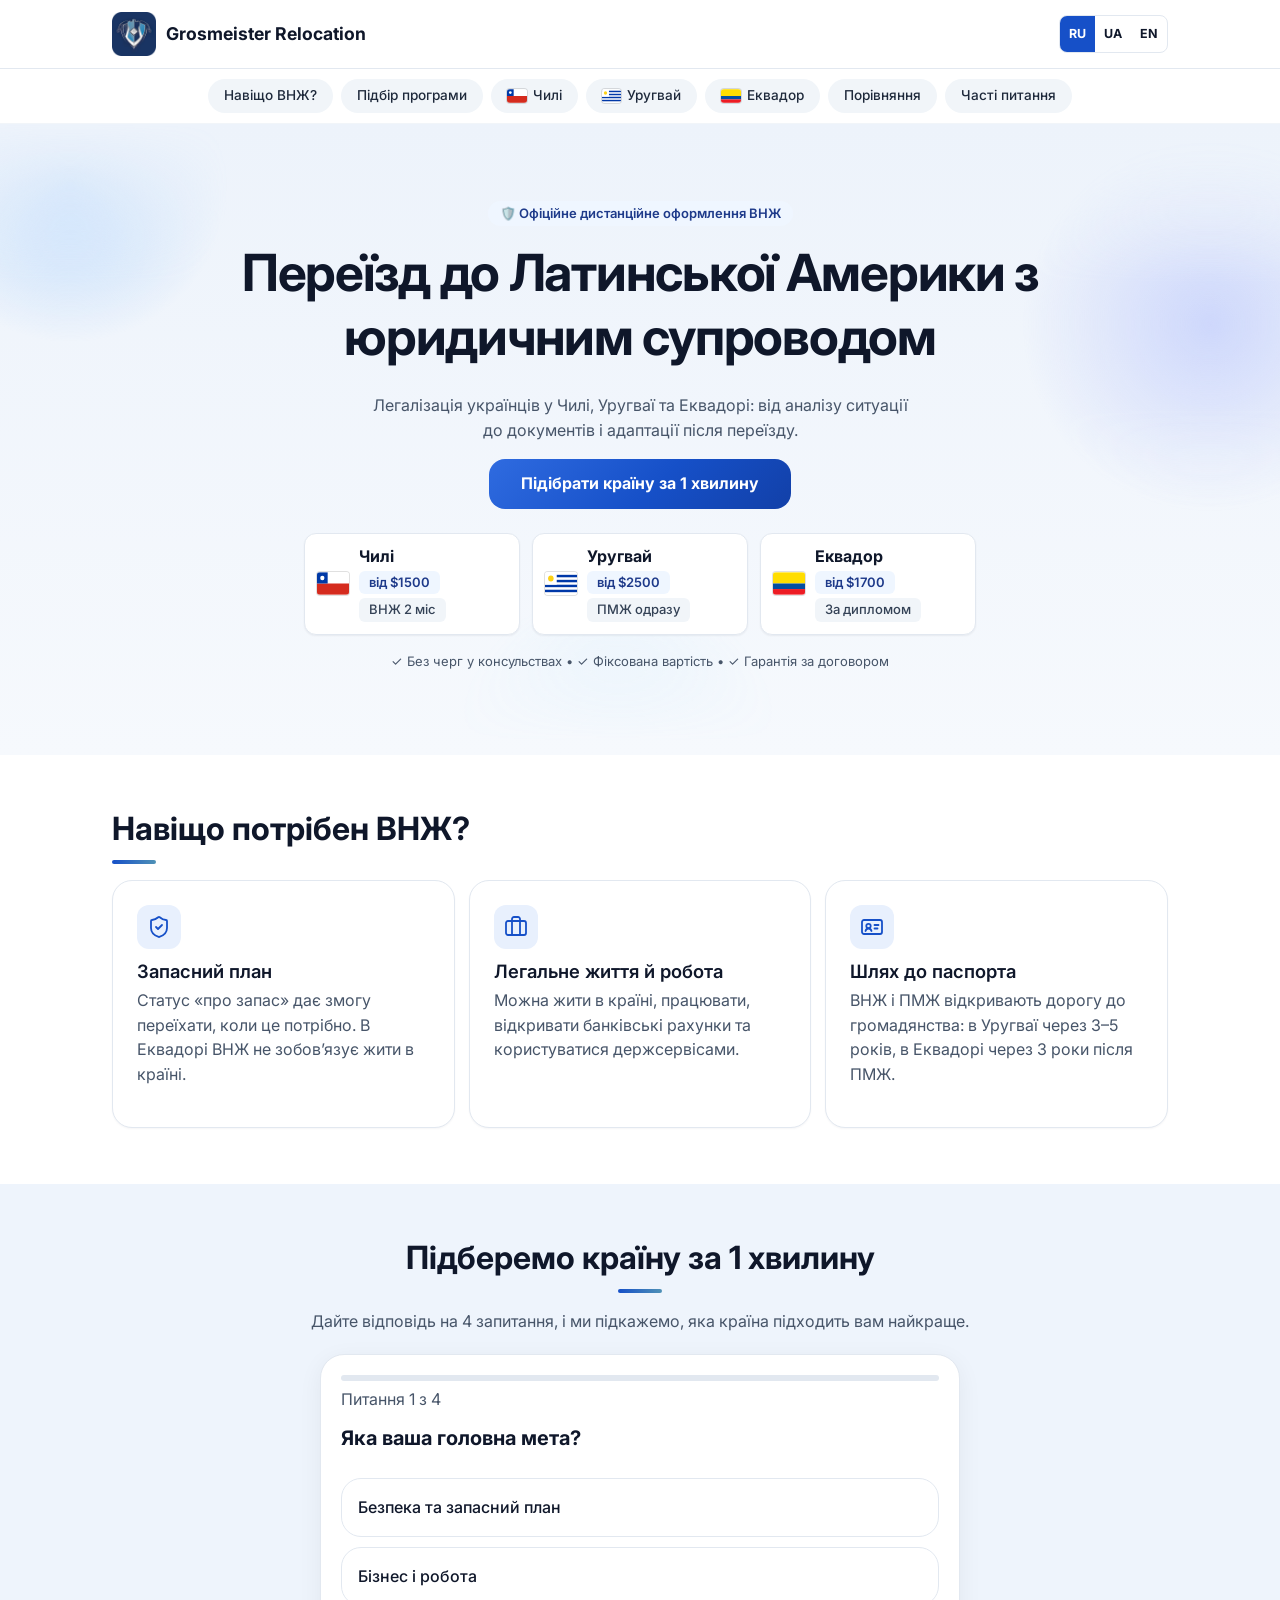
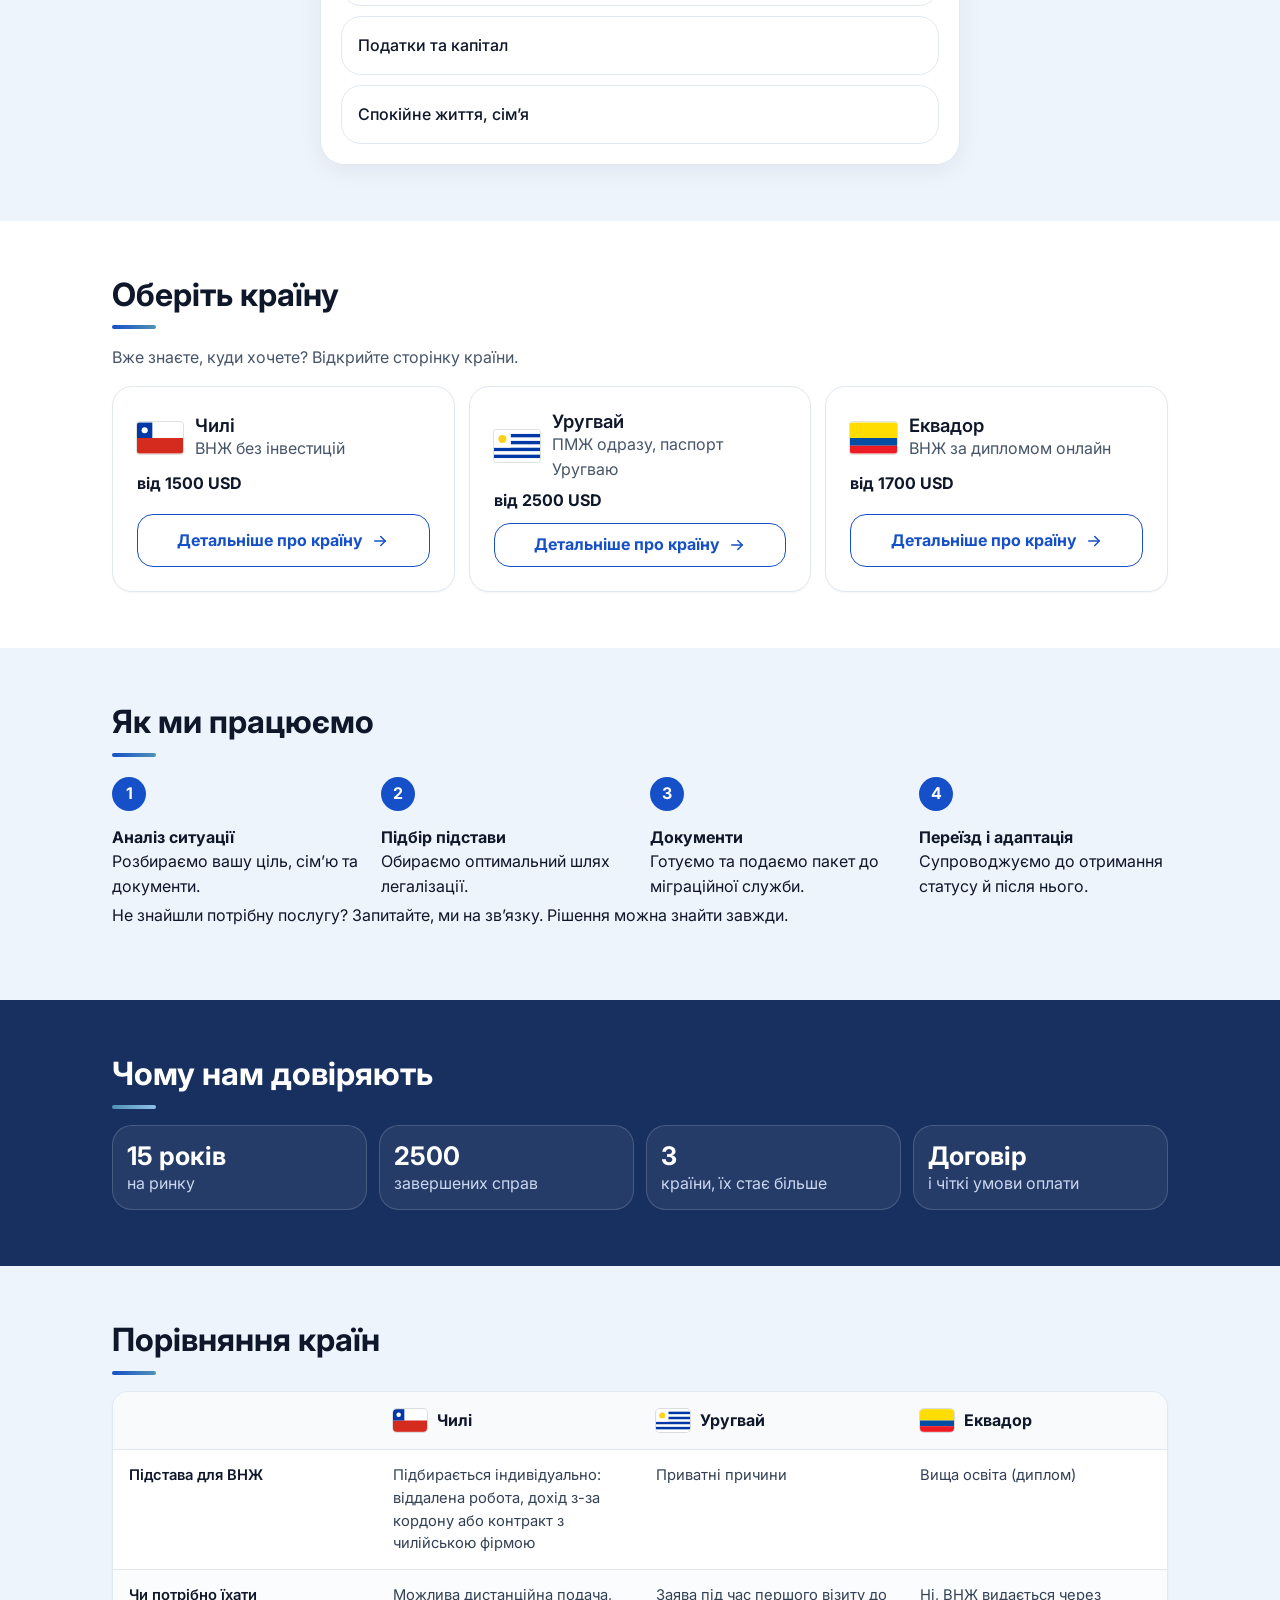
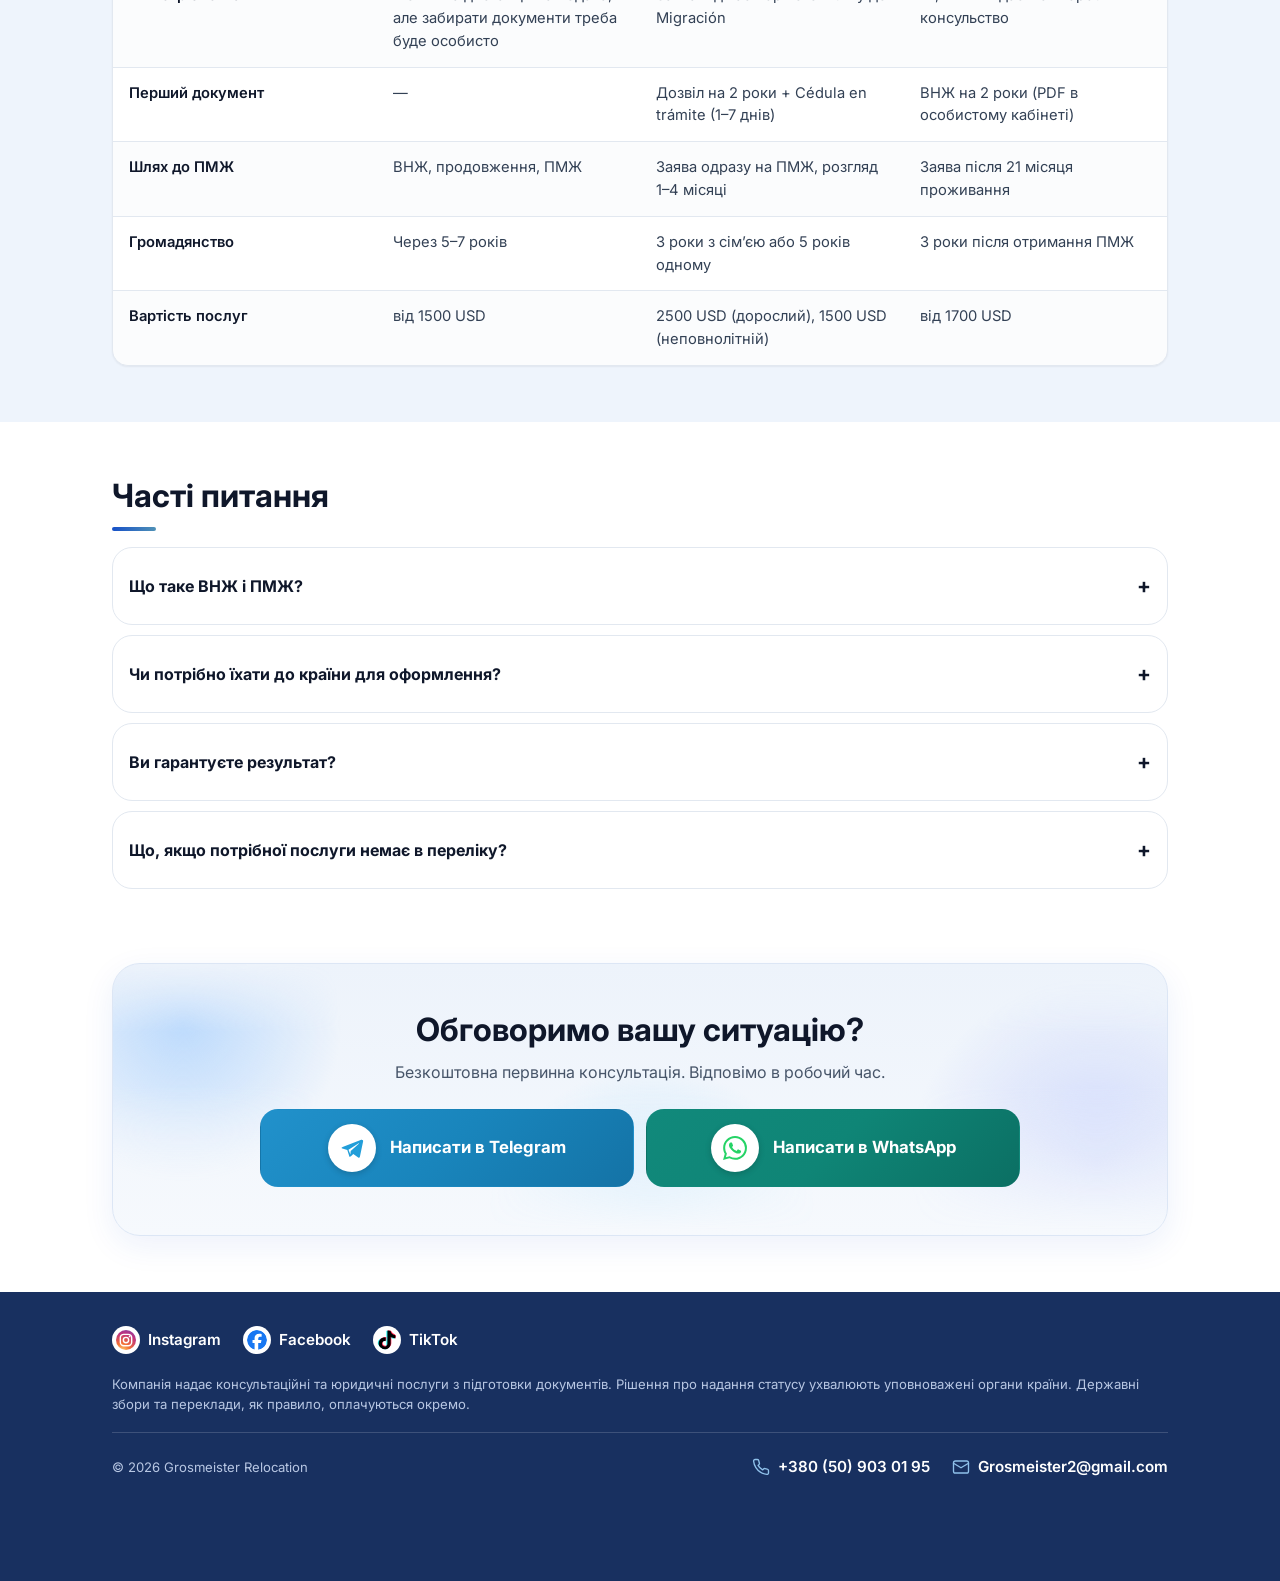
<file: index.html>
<!DOCTYPE html>
<html lang="uk">
<head>
<meta charset="utf-8">
<meta name="viewport" content="width=device-width, initial-scale=1, viewport-fit=cover">
<title>Grosmeister Relocation: релокація до Латинської Америки</title>
<meta property="og:type" content="website">
<meta property="og:site_name" content="Grosmeister Relocation">
<meta property="og:locale" content="uk_UA">
<meta property="og:title" content="Grosmeister Relocation: релокація до Латинської Америки">
<meta property="og:description" content="Легалізація українців у Чилі, Уругваї та Еквадорі: від аналізу ситуації до документів і адаптації після переїзду.">
<meta property="og:image" content="https://example.com/img/og-cover.jpg">
<meta property="og:image:width" content="1200">
<meta property="og:image:height" content="630">
<link rel="preconnect" href="https://fonts.googleapis.com">
<link href="https://fonts.googleapis.com/css2?family=Inter:opsz,wght@14..32,400..800&display=swap" rel="stylesheet">
<link rel="stylesheet" href="css/style.css">
</head>
<body>

<header>
  <div class="wrap bar">
    <a class="logo" href="#top"><img src="img/logo.png" alt="" width="40" height="40"><span>Grosmeister Relocation</span></a>
    <div class="lang" role="group" aria-label="Мова">
      <button aria-pressed="true">RU</button><button aria-pressed="false">UA</button><button aria-pressed="false">EN</button>
    </div>
  </div>
</header>

<div class="pills" id="pills" role="navigation" aria-label="Швидка навігація"></div>

<main id="top">
<div id="home">
  <div class="hero hh">
  <div class="blobs" aria-hidden="true"><i></i><i></i><i></i></div><div class="wrap">
    <div>
      <span class="hbadge">🛡️ Офіційне дистанційне оформлення ВНЖ</span>
      <h1>Переїзд до Латинської Америки з юридичним супроводом</h1>
      <p>Легалізація українців у Чилі, Уругваї та Еквадорі: від аналізу ситуації до документів і адаптації після переїзду.</p>
      <a class="btn gold block" href="#kviz">Підібрати країну за 1 хвилину</a>
      <div class="hcards" id="hcards"></div>
      <p class="htrust">✓ Без черг у консульствах • ✓ Фіксована вартість • ✓ Гарантія за договором</p>
    </div>
  </div></div>

  <section id="why"><div class="wrap">
    <h2>Навіщо потрібен ВНЖ?</h2>
    <div class="cards">
      <div class="country"><span class="ci" aria-hidden="true"><svg viewBox="0 0 24 24" fill="none" stroke="currentColor" stroke-width="1.8" stroke-linecap="round" stroke-linejoin="round"><path d="M20 13c0 5-3.5 7.5-7.66 8.95a1 1 0 0 1-.67-.01C7.5 20.5 4 18 4 13V6a1 1 0 0 1 1-1c2 0 4.5-1.2 6.24-2.72a1.17 1.17 0 0 1 1.52 0C14.51 3.81 17 5 19 5a1 1 0 0 1 1 1z"/><path d="m9 12 2 2 4-4"/></svg></span><h3>Запасний план</h3><p class="muted">Статус «про запас» дає змогу переїхати, коли це потрібно. В Еквадорі ВНЖ не зобов’язує жити в країні.</p></div>
      <div class="country"><span class="ci" aria-hidden="true"><svg viewBox="0 0 24 24" fill="none" stroke="currentColor" stroke-width="1.8" stroke-linecap="round" stroke-linejoin="round"><path d="M16 20V4a2 2 0 0 0-2-2h-4a2 2 0 0 0-2 2v16"/><rect width="20" height="14" x="2" y="6" rx="2"/></svg></span><h3>Легальне життя й робота</h3><p class="muted">Можна жити в країні, працювати, відкривати банківські рахунки та користуватися держсервісами.</p></div>
      <div class="country"><span class="ci" aria-hidden="true"><svg viewBox="0 0 24 24" fill="none" stroke="currentColor" stroke-width="1.8" stroke-linecap="round" stroke-linejoin="round"><rect x="2" y="5" width="20" height="14" rx="2"/><circle cx="8.5" cy="11" r="2.2"/><path d="M5.5 16c.5-1.7 1.7-2.5 3-2.5s2.5.8 3 2.5"/><path d="M14.5 10h4M14.5 13.5h3"/></svg></span><h3>Шлях до паспорта</h3><p class="muted">ВНЖ і ПМЖ відкривають дорогу до громадянства: в Уругваї через 3–5 років, в Еквадорі через 3 роки після ПМЖ.</p></div>
    </div>
  </div></section>

  <section id="kviz"><div class="wrap">
    <h2>Підберемо країну за 1 хвилину</h2>
    <p class="muted">Дайте відповідь на 4 запитання, і ми підкажемо, яка країна підходить вам найкраще.</p>
    <div class="qbox"><div class="prog"><i id="qprog2"></i></div><div id="qinline"></div></div>
  </div></section>

  <section id="countries"><div class="wrap">
    <h2>Оберіть країну</h2>
    <p class="muted">Вже знаєте, куди хочете? Відкрийте сторінку країни.</p>
    <div class="cards" id="cards"></div>
  </div></section>

  <section><div class="wrap">
    <h2>Як ми працюємо</h2>
    <ol class="steps">
      <li><div><b>Аналіз ситуації</b>Розбираємо вашу ціль, сім’ю та документи.</div></li>
      <li><div><b>Підбір підстави</b>Обираємо оптимальний шлях легалізації.</div></li>
      <li><div><b>Документи</b>Готуємо та подаємо пакет до міграційної служби.</div></li>
      <li><div><b>Переїзд і адаптація</b>Супроводжуємо до отримання статусу й після нього.</div></li>
    </ol>
    <p>Не знайшли потрібну послугу? Запитайте, ми на зв’язку. Рішення можна знайти завжди.</p>
  </div></section>

  <section class="trust"><div class="wrap">
    <h2>Чому нам довіряють</h2>
    <div class="facts">
      <div class="fact"><strong>15 років</strong>на ринку</div>
      <div class="fact"><strong>2500</strong>завершених справ</div>
      <div class="fact"><strong>3</strong>країни, їх стає більше</div>
      <div class="fact"><strong>Договір</strong>і чіткі умови оплати</div>
    </div>
  </div></section>

  <section id="compare"><div class="wrap">
    <h2>Порівняння країн</h2>
    <div id="cmp"></div>
  </div></section>

  <section id="faq"><div class="wrap">
    <h2>Часті питання</h2>
    <details><summary>Що таке ВНЖ і ПМЖ?</summary><div class="in"><p>ВНЖ — вид на проживання (тимчасовий). ПМЖ — постійне проживання (постійний вид на проживання).</p></div></details>
    <details><summary>Чи потрібно їхати до країни для оформлення?</summary><div class="in"><p>Залежить від країни. В Еквадорі ВНЖ видається дистанційно через консульство, в Уругваї заяву подають під час першого візиту до Migración. Деталі на сторінці кожної країни.</p></div></details>
    <details><summary>Ви гарантуєте результат?</summary><div class="in"><p>Рішення ухвалюють державні органи. Ми відповідаємо за коректну підготовку та подачу документів і супровід справи.</p></div></details>
    <details><summary>Що, якщо потрібної послуги немає в переліку?</summary><div class="in"><p>Напишіть нам. Рішення можна знайти завжди.</p></div></details>
  </div></section>

  <div id="finH"></div>
</div>
<div id="cpage" hidden></div>
</main>

<footer><div class="wrap">
  <div class="soc">
    <a href="https://instagram.com/margo_grosmeister" target="_blank" rel="noopener noreferrer"><svg viewBox="0 0 24 24" aria-hidden="true"><defs><radialGradient id="igGrad" cx="30%" cy="107%" r="150%"><stop offset="0" stop-color="#FED576"/><stop offset=".26" stop-color="#F47133"/><stop offset=".61" stop-color="#BC3081"/><stop offset="1" stop-color="#4C63D2"/></radialGradient></defs><rect width="24" height="24" rx="6.2" fill="url(#igGrad)"/><rect x="5.2" y="5.2" width="13.6" height="13.6" rx="4.2" fill="none" stroke="#fff" stroke-width="1.7"/><circle cx="12" cy="12" r="3.2" fill="none" stroke="#fff" stroke-width="1.7"/><circle cx="16.3" cy="7.7" r="1" fill="#fff"/></svg>Instagram</a>
    <a href="https://www.facebook.com/profile.php?id=100087168673456" target="_blank" rel="noopener noreferrer"><svg viewBox="0 0 24 24" aria-hidden="true"><path fill="#1877F2" d="M9.101 23.691v-7.98H6.627v-3.667h2.474v-1.58c0-4.085 1.848-5.978 5.858-5.978.401 0 .955.042 1.468.103a8.68 8.68 0 0 1 1.141.195v3.325a8.623 8.623 0 0 0-.653-.036 26.805 26.805 0 0 0-.733-.009c-.707 0-1.259.096-1.675.309a1.686 1.686 0 0 0-.679.622c-.258.42-.374.995-.374 1.752v1.297h3.919l-.386 2.103-.287 1.564h-3.246v8.245C19.396 23.238 24 18.179 24 12.044c0-6.627-5.373-12-12-12s-12 5.373-12 12c0 5.628 3.874 10.35 9.101 11.647Z"/></svg>Facebook</a>
    <a href="https://www.tiktok.com/@andrii_grosmeister" target="_blank" rel="noopener noreferrer"><svg viewBox="0 0 24 24" aria-hidden="true"><defs><path id="ttp" d="M12.525.02c1.31-.02 2.61-.01 3.91-.02.08 1.53.63 3.09 1.75 4.17 1.12 1.11 2.7 1.62 4.24 1.79v4.03c-1.44-.05-2.89-.35-4.2-.97-.57-.26-1.1-.59-1.62-.93-.01 2.92.01 5.84-.02 8.75-.08 1.4-.54 2.79-1.35 3.94-1.31 1.92-3.58 3.17-5.91 3.21-1.43.08-2.86-.31-4.08-1.03-2.02-1.19-3.44-3.37-3.65-5.71-.02-.5-.03-1-.01-1.49.18-1.9 1.12-3.72 2.58-4.96 1.66-1.44 3.98-2.13 6.15-1.72.02 1.48-.04 2.96-.04 4.44-.99-.32-2.15-.23-3.02.37-.63.41-1.11 1.04-1.36 1.75-.21.51-.15 1.07-.14 1.61.24 1.64 1.82 3.02 3.5 2.87 1.12-.01 2.19-.66 2.77-1.61.19-.33.4-.67.41-1.06.1-1.79.06-3.57.07-5.36.01-4.03-.01-8.05.02-12.07z"/></defs><use href="#ttp" transform="translate(-.8 .8) scale(.96)" fill="#25F4EE"/><use href="#ttp" transform="translate(.8 -.8) scale(.96) translate(.5 .5)" fill="#FE2C55"/><use href="#ttp" transform="scale(.96) translate(.5 .5)" fill="#000"/></svg>TikTok</a>
  </div>
  <p>Компанія надає консультаційні та юридичні послуги з підготовки документів. Рішення про надання статусу ухвалюють уповноважені органи країни. Державні збори та переклади, як правило, оплачуються окремо.</p>
  <div class="fbar">
    <div class="fcont"><a href="tel:+380509030195"><svg viewBox="0 0 24 24" fill="none" stroke="currentColor" stroke-width="1.8" stroke-linecap="round" stroke-linejoin="round" aria-hidden="true"><path d="M22 16.92v3a2 2 0 0 1-2.18 2 19.79 19.79 0 0 1-8.63-3.07 19.5 19.5 0 0 1-6-6 19.79 19.79 0 0 1-3.07-8.67A2 2 0 0 1 4.11 2h3a2 2 0 0 1 2 1.72 12.84 12.84 0 0 0 .7 2.81 2 2 0 0 1-.45 2.11L8.09 9.91a16 16 0 0 0 6 6l1.27-1.27a2 2 0 0 1 2.11-.45 12.84 12.84 0 0 0 2.81.7A2 2 0 0 1 22 16.92z"/></svg>+380 (50) 903 01 95</a><a href="mailto:Grosmeister2@gmail.com"><svg viewBox="0 0 24 24" fill="none" stroke="currentColor" stroke-width="1.8" stroke-linecap="round" stroke-linejoin="round" aria-hidden="true"><rect x="2" y="4" width="20" height="16" rx="2.5"/><path d="m22 7-10 6L2 7"/></svg>Grosmeister2@gmail.com</a></div>
    <p>© 2026 Grosmeister Relocation</p>
  </div>
</div></footer>



<a class="tg" aria-label="Написати в Telegram" href="https://t.me/grosmeisterkyiv" target="_blank" rel="noopener"><svg width="18" height="18" viewBox="0 0 24 24" fill="currentColor" aria-hidden="true"><path d="M21.9 3.6 2.6 11c-1.3.5-1.3 1.3-.2 1.6l4.9 1.5 1.9 5.8c.2.6.1.8.7.8.5 0 .7-.2 1-.5l2.4-2.3 4.9 3.6c.9.5 1.5.2 1.7-.8l3.2-15.1c.3-1.3-.5-1.9-1.4-1.5ZM8.5 13.7l9.8-6.2c.5-.3.9-.1.5.2l-8.1 7.3-.3 3.4-1.9-4.7Z"/></svg><span class="tgt">Написати в Telegram</span></a>

<script src="js/script.js"></script>
</body>
</html>
</file>
<file: css/style.css>
:root{color-scheme:light;--bg:#FFFFFF;--soft:#F8FAFC;--card:#FFFFFF;--ink:#0F172A;--muted:#475569;--line:#E2E8F0;--brand:#1650C8;--onbrand:#FFFFFF;--gold:#1650C8;--ongold:#FFFFFF;
--serif:"Inter",system-ui,-apple-system,"Segoe UI",Roboto,sans-serif;--sans:"Inter",system-ui,-apple-system,"Segoe UI",Roboto,sans-serif;
--bar-h:56px;--header-h:calc(var(--bar-h) + 1px);
box-sizing:border-box;padding-top:env(safe-area-inset-top,0px)}


html{scroll-padding-top:calc(var(--header-h) + 55px + env(safe-area-inset-top,0px));scroll-behavior:smooth}
*,*::before,*::after{box-sizing:inherit}
body{margin:0;background:var(--bg);color:var(--ink);font:400 16px/1.55 var(--sans);-webkit-text-size-adjust:100%}
body::before{content:"";position:fixed;inset:0 0 auto;height:env(safe-area-inset-top,0px);background:var(--bg);z-index:30}
h1,.h1,h2,h3{font-family:var(--serif);line-height:1.15;margin:0 0 .5em;letter-spacing:-.01em}
h1,.h1{font-size:1.5rem;line-height:1.25}h2{font-size:1.5rem}h3{font-size:1.15rem}
@media (min-width:640px){h1,.h1{font-size:2.25rem}}
p{margin:0 0 1em}
a{color:inherit}
button{font:inherit;cursor:pointer}
:focus-visible{outline:3px solid var(--brand);outline-offset:2px}
.wrap{max-width:720px;margin:0 auto;padding:0 18px}
section{padding:32px 0}
main section:nth-of-type(even){background:var(--soft)}
.muted{color:var(--muted)}
/* header */
header{position:sticky;top:env(safe-area-inset-top,0px);z-index:41;background:var(--bg);color:var(--ink);border-bottom:1px solid var(--line)}
.bar{display:flex;align-items:center;gap:10px;height:var(--bar-h)}
.logo{display:inline-flex;align-items:center;gap:10px;font-family:var(--serif);font-weight:700;font-size:1.1rem;text-decoration:none;margin-right:auto;min-width:0}
.logo img{flex:none;width:40px;height:40px;display:block}
.logo span{line-height:1.15;min-width:0}
@media (min-width:800px){.logo img{width:44px;height:44px}}
.logo small{display:block;font:500 .65rem var(--sans);color:var(--muted);letter-spacing:.02em}
.lang{display:flex;flex:none;border:1px solid var(--line);border-radius:8px;overflow:hidden}
.lang button{background:none;border:0;color:inherit;padding:6px 9px;font-size:.78rem;font-weight:700;min-height:36px}
.lang button[aria-pressed="true"]{background:var(--brand);color:#fff}
/* hero */
.hero{background:var(--soft);color:var(--ink);padding:24px 0 40px}
.hero p{color:var(--muted);max-width:34em}
.btn{display:inline-flex;align-items:center;justify-content:center;gap:8px;min-height:50px;padding:0 22px;border-radius:12px;border:0;font-weight:700;text-decoration:none;font-size:1rem}
.btn.gold{background:var(--gold);color:var(--ongold)}
.panel{display:none}
.fi{width:1.45em;height:1em;border-radius:3px;vertical-align:-.12em;display:inline-block;box-shadow:0 0 0 1px rgba(0,0,0,.12)}
.btn.line{background:transparent;color:var(--brand);border:1.5px solid var(--brand)}
.btn.block{width:100%}
.flags{display:flex;gap:8px;margin-top:22px;flex-wrap:wrap}
.flags a{background:var(--soft);border:1px solid var(--line);border-radius:999px;padding:7px 14px;text-decoration:none;font-size:.9rem}
/* cards */
.cards{display:grid;gap:14px}
.country{background:var(--card);border:1px solid var(--line);border-radius:16px;padding:18px;display:grid;gap:6px;box-shadow:0 1px 2px rgba(15,23,42,.04)}
.country .top{display:flex;align-items:center;gap:12px}
.country .fl{font-size:2rem;line-height:1}
.country h3{margin:0}
.country .price{font-weight:700}
.tags{display:flex;gap:6px;flex-wrap:wrap;margin:4px 0 8px}
.tags span{font-size:13px;background:var(--soft);border:1px solid var(--line);border-radius:6px;padding:2px 8px;color:#334155}
.country .btn{min-height:44px;margin-top:4px;color:var(--gold)}
/* картки країн на головній: компактно, 1 колонка на мобільних */
@media (max-width:699px){
#cards{gap:10px}
#cards .country{grid-template-columns:1fr auto;align-items:center;gap:8px 12px;padding:14px 16px}
#cards .country .top{grid-column:1/-1;gap:10px}
#cards .country .fl{font-size:1.6rem}
#cards .country h3{font-size:1.05rem}
#cards .country .muted{font-size:.85rem}
#cards .country .price{font-size:.95rem}
#cards .country .btn{min-height:40px;margin:0;padding:0 14px;font-size:.875rem;border-radius:12px}
}
@media (max-width:379px){#cards .country .btn{grid-column:1/-1}}
/* steps */
.steps{list-style:none;padding:0;margin:0;display:grid;gap:12px;counter-reset:s}
.steps li{counter-increment:s;display:flex;gap:14px;align-items:flex-start}
.steps li::before{content:counter(s);flex:none;width:34px;height:34px;border-radius:50%;background:var(--brand);color:var(--onbrand);display:grid;place-items:center;font-weight:700}
.steps b{display:block}
/* trust */
.facts{display:grid;grid-template-columns:1fr 1fr;gap:12px}
.fact{background:var(--card);border:1px solid var(--line);border-radius:14px;padding:14px}
.fact strong{font:700 1.6rem var(--serif);display:block}
.ph{font-size:.8rem;color:var(--muted);margin-top:10px}
/* compare */
.scroll{overflow-x:auto;border:1px solid var(--line);border-radius:14px;background:var(--card)}
table{border-collapse:collapse;width:100%;min-width:520px;font-size:.92rem}
th,td{padding:11px 12px;text-align:left;border-bottom:1px solid var(--line);vertical-align:top}
th{font-weight:700;background:var(--soft)}
tr:last-child td{border-bottom:0}
/* faq */
details{background:var(--card);border:1px solid var(--line);border-radius:12px;margin-bottom:10px}
summary{padding:14px 16px;font-weight:700;cursor:pointer;min-height:48px;list-style:none;display:flex;justify-content:space-between;gap:10px}
summary::after{content:"+";font-size:1.3rem;line-height:1}
details[open] summary::after{content:"–"}
details p{padding:0 16px;margin:0 0 14px;color:var(--muted)}
/* final + footer */
.final{position:relative;overflow:hidden;text-align:center;background:linear-gradient(180deg,#EDF3FB 0%,#F6F9FD 100%);color:var(--ink);border:1px solid #DCE6F5;box-shadow:0 10px 32px rgba(22,80,200,.08);border-radius:24px;padding:32px 18px}
.final .row{display:grid;gap:12px;margin:24px auto 0;max-width:760px;text-align:left}
footer{padding:28px 0 96px;font-size:.82rem;color:var(--muted);border-top:1px solid var(--line)}
.soc{display:flex;flex-wrap:wrap;gap:6px 22px;margin-bottom:14px;font-size:.95rem}
.soc a{display:inline-flex;align-items:center;gap:8px;padding:6px 0;color:var(--ink);font-weight:600;text-decoration:none;transition:color .2s}
.soc svg{flex:none;width:22px;height:22px;transition:transform .25s ease}
.soc a:hover{color:var(--brand)}
.soc a:hover svg{transform:scale(1.12) rotate(-6deg)}
@media (prefers-reduced-motion:reduce){.soc svg{transition:none}.soc a:hover svg{transform:none}}
/* quiz */
.prog{flex:1;height:6px;background:var(--line);border-radius:3px;overflow:hidden}
.prog i{display:block;height:100%;width:0;background:var(--gold);transition:width .5s cubic-bezier(.4,0,.2,1)}
.opts{display:grid;gap:10px;margin-top:18px}
.opt{text-align:left;background:var(--card);color:var(--ink);border:1.5px solid var(--line);border-radius:14px;padding:16px;min-height:56px;font-weight:500}
.opt:active,.opt:hover{border-color:var(--gold)}
.result .country{margin:16px 0}
.result .why{font-size:.95rem;color:var(--muted)}
@media (min-width:700px){h1,.h1{font-size:2.6rem}.cards{grid-template-columns:repeat(3,1fr)}.final .row{grid-template-columns:repeat(2,1fr)}.steps{grid-template-columns:repeat(4,1fr);gap:20px}.steps li{flex-direction:column}.facts{grid-template-columns:repeat(4,1fr)}}
@media (min-width:800px){
.wrap{max-width:1120px;padding:0 32px}
:root{--bar-h:68px}
.bar{gap:16px}
h1,.h1{font-size:3.2rem}h2{font-size:2rem}
section{padding:56px 0}
.hero{padding:76px 0 84px}
.hero .wrap{display:grid;grid-template-columns:1.25fr 1fr;gap:64px;align-items:center}
.hero .btn.gold{width:auto;padding:0 32px}
.flags{display:none}
.panel{display:grid;gap:12px}
.panel a{display:grid;grid-template-columns:auto 1fr;column-gap:16px;align-items:center;background:var(--bg);color:var(--ink);border:1px solid var(--line);border-radius:16px;padding:16px 20px;text-decoration:none;box-shadow:0 6px 24px rgba(15,23,42,.08);transition:border-color .2s,transform .2s}
.panel a:hover{border-color:var(--brand);transform:translateY(-2px)}
.panel a span{font-size:2.2rem;grid-row:span 2;line-height:1}
.panel a small{color:var(--muted)}
.country{padding:24px}

.opts{margin-top:28px}
}
@media (max-width:799px){.hero .wrap{padding:0 16px}}
@media (prefers-reduced-motion:reduce){html{scroll-behavior:auto}.prog i{transition:none}}

[hidden]{display:none!important}
h1,.h1,h2{font-weight:700;letter-spacing:0}
h3{font-weight:600;letter-spacing:0}
.btn{border-radius:16px;transition:transform .18s,box-shadow .2s}
.btn:hover{transform:translateY(-2px);box-shadow:0 8px 20px rgba(22,80,200,.22)}
.btn:active{transform:scale(.98)}
.country,.fact,details,.scroll,.opt{border-radius:20px}
.country,.fact{transition:transform .25s,box-shadow .25s,border-color .25s}
.country:hover,.fact:hover{transform:translateY(-4px);box-shadow:0 12px 30px rgba(15,23,42,.08);border-color:#B9CDF2}
.final{border-radius:28px}
.js .rv{opacity:0;translate:0 18px;transition:opacity .6s ease,translate .6s ease,transform .25s,box-shadow .25s,border-color .25s}
.js .rv.in{opacity:1;translate:none}
.cards>.rv:nth-child(3n+2){transition-delay:.08s}.cards>.rv:nth-child(3n){transition-delay:.16s}
@keyframes up{from{opacity:0;transform:translateY(14px);filter:blur(3px)}to{opacity:1;transform:none;filter:none}}
@keyframes fade{from{opacity:0}to{opacity:1}}
@keyframes pulse{0%,100%{box-shadow:0 4px 16px rgba(34,158,217,.3)}50%{box-shadow:0 6px 26px rgba(34,158,217,.55)}}
.hero .wrap>div:first-child>*{animation:up .7s ease both}
.hero .wrap>div:first-child>:nth-child(2){animation-delay:.08s}.hero .wrap>div:first-child>:nth-child(3){animation-delay:.16s}.hero .wrap>div:first-child>:nth-child(4){animation-delay:.24s}
.panel>*{animation:up .7s ease both .25s}
#home,#cpage{animation:fade .4s ease}
.back{display:inline-flex;align-items:center;gap:6px;margin-bottom:14px;color:var(--brand);font-weight:600;text-decoration:none}
.back:hover .ar{transform:translateX(-4px)}
.panel.show{display:grid;gap:10px;margin-top:20px}
.pi{background:var(--soft);border:1px solid var(--line);border-radius:16px;padding:14px 18px}
.pi small{display:block;color:var(--muted)}.pi b{font-size:1.05rem}
details .in{padding:0 16px 14px}details .in p{padding:0;margin:0 0 .4em}
.pr{color:var(--brand);font-weight:700;margin-left:auto;text-align:right}
summary{align-items:center}
.sub{margin-top:24px}
main ul{padding-left:20px;margin:.4em 0 .6em}main li{margin:.25em 0}
.steps li li{display:list-item;gap:0;margin:.2em 0}.steps li li::before{content:none}
.steps.v{grid-template-columns:1fr!important}.steps.v li{flex-direction:row!important}
.chip{display:inline-block;font-size:13px;font-weight:700;background:#EAF0FD;color:#0F3F9E;border-radius:999px;padding:1px 8px;white-space:nowrap}
@media (prefers-reduced-motion:reduce){*,*::before,*::after{animation:none!important;transition:none!important}.js .rv{opacity:1;translate:none}}

h1,.h1{color:#0F172A;font-weight:700;letter-spacing:-.025em}
/* липка стрічка-навігація (мобільні) */
.pills{position:sticky;top:calc(var(--header-h) + env(safe-area-inset-top,0px));z-index:40;background:rgba(255,255,255,.9);-webkit-backdrop-filter:blur(12px);backdrop-filter:blur(12px);border-bottom:1px solid #F1F5F9;overflow-x:auto;padding:8px 16px;white-space:nowrap;display:flex;gap:8px;scrollbar-width:none}
.pills::-webkit-scrollbar{display:none}
.pills a,.pills button{flex:none;display:inline-flex;align-items:center;gap:6px;padding:6px 12px;font-size:13px;font-weight:500;line-height:1.3;border:0;border-radius:999px;background:#F1F5F9;color:#1E293B;text-decoration:none;transition:background .2s,color .2s}
.pills a:hover,.pills button:hover,.pills a.on{background:#EFF6FF;color:var(--brand)}
@media (min-width:800px){.pills{padding:10px 32px}.pills a,.pills button{font-size:.85rem;padding:8px 16px}
.hero.hh .wrap{display:block;text-align:center}.hero.hh h1,.hero.hh p{margin-left:auto;margin-right:auto}.hero.hh h1{max-width:16em}}
/* кнопка Telegram */
.tg{position:fixed;right:16px;bottom:calc(16px + env(safe-area-inset-bottom,0px));z-index:50;display:flex;align-items:center;gap:8px;background:linear-gradient(135deg,#2AABEE 0%,#229ED9 100%);color:#fff;font-weight:500;padding:12px 16px;border-radius:999px;text-decoration:none;box-shadow:0 10px 24px rgba(34,158,217,.4);animation:pulse 3s ease-in-out infinite}
@media (min-width:800px){.tg{right:24px;bottom:24px;padding:12px 20px}}
.pills>a:first-child{margin-left:auto}.pills>a:last-of-type{margin-right:auto}
/* квіз на сторінці */
#kviz .wrap>h2,#kviz .wrap>p{text-align:center}
.qbox{position:relative;max-width:640px;margin:20px auto 0;background:#fff;border:1px solid var(--line);border-radius:24px;padding:20px;box-shadow:0 6px 24px rgba(15,23,42,.06)}
.qbox .prog{margin-bottom:6px}
#qinline h2,.qmeasure h2{font-size:1.25rem}
.qn,.rt{margin-top:18px}#qinline .qn,#qinline .rt,.qmeasure .qn{margin-top:0}
/* Hero: бейдж, міні-картки країн, рядок довіри */
.hbadge{display:inline-block;background:#EFF6FF;color:#1E3A8A;font-size:13px;font-weight:600;line-height:1.3;padding:4px 12px;border-radius:999px;margin-bottom:14px}
.hcards{display:grid;grid-template-columns:1fr;gap:12px;max-width:672px;margin:24px auto 0}
.hcard{display:flex;align-items:center;gap:10px;background:#fff;border:1px solid #E2E8F0;box-shadow:0 1px 2px rgba(15,23,42,.05);padding:12px;border-radius:12px;text-align:left;text-decoration:none;color:inherit;cursor:pointer;transition:border-color .2s,transform .2s}
.hcard:hover{border-color:#3B82F6;transform:translateY(-2px)}
.hcard .fl{font-size:1.4rem;line-height:1;flex:none}
.hcard .ht{display:flex;flex-direction:column;line-height:1.3}
.hcard small{color:#475569;font-size:13px}
.hero p.htrust{font-size:13px;color:#475569;margin:16px 0 0;max-width:none}
.hero .wrap>div:first-child>:nth-child(5){animation-delay:.32s}.hero .wrap>div:first-child>:nth-child(6){animation-delay:.4s}
@media (min-width:768px){.hcards{grid-template-columns:repeat(3,1fr)}}
.pills a.on,.pills a.on:hover{background:transparent;color:#fff}

/* ===== анімації v2 ===== */
/* плашка: ковзний «повзунок» */
.pills a{position:relative;z-index:1;transition:background .3s ease,color .3s ease}
.pind{position:absolute;left:0;top:0;width:0;height:0;border-radius:999px;background:var(--brand);box-shadow:0 4px 12px rgba(22,80,200,.25);opacity:0;pointer-events:none;z-index:0;transition:transform .45s cubic-bezier(.4,0,.2,1),width .45s cubic-bezier(.4,0,.2,1),height .3s ease,opacity .3s ease}
.pind.vis{opacity:1}
/* кнопки */
.btn{position:relative;overflow:hidden;transition:transform .2s cubic-bezier(.2,.8,.2,1),box-shadow .25s,background .25s,color .25s,border-color .25s}
.btn.gold::after{content:"";position:absolute;inset:0;pointer-events:none;background:linear-gradient(105deg,transparent 35%,rgba(255,255,255,.35) 50%,transparent 65%);transform:translateX(-120%);transition:transform .6s ease}
.btn.gold:hover::after{transform:translateX(120%)}
.btn.line:hover{background:#EFF6FF}
.ar{display:inline-block;flex:none;width:18px;height:18px;transition:transform .25s ease}
.btn:hover .ar{transform:translateX(4px)}
.tg{opacity:0;visibility:hidden;pointer-events:none;transform:translateY(16px) scale(.92);animation:none;transition:opacity .4s ease,transform .45s cubic-bezier(.2,.8,.2,1),box-shadow .25s,visibility 0s linear .45s}
.tg.show{opacity:1;visibility:visible;pointer-events:auto;transform:none;animation:pulse 3s ease-in-out .6s 3;transition-delay:0s}
.tg.show:hover{transform:translateY(-3px);box-shadow:0 14px 30px rgba(34,158,217,.45)}
.tg svg{transition:transform .3s ease}.tg:hover svg{transform:rotate(-12deg) translate(2px,-2px)}
/* текст: заголовки й абзаци плавно виїжджають */
.js p.rv{filter:blur(4px);transition:opacity .7s ease,translate .7s cubic-bezier(.2,.8,.2,1),filter .7s ease}
.js p.rv.in{filter:none}
.hero .wrap>div:first-child>:nth-child(1){animation-delay:0s}.hero .wrap>div:first-child>:nth-child(3){animation-delay:.45s}.hero .wrap>div:first-child>:nth-child(4){animation-delay:.6s}.hero .wrap>div:first-child>:nth-child(5){animation-delay:.75s}.hero .wrap>div:first-child>:nth-child(6){animation-delay:.9s}
/* FAQ і пакети */
summary::after{transition:transform .3s ease}
details[open] summary::after{content:"+";transform:rotate(45deg)}
details.closing[open] summary::after{transform:none}
details{transition:border-color .25s,box-shadow .25s}
details[open]{border-color:#B9CDF2;box-shadow:0 6px 20px rgba(15,23,42,.06)}
/* фон Hero */
.hero{position:relative;overflow:hidden}
.hero .wrap{position:relative;z-index:1}
.blobs{position:absolute;inset:0;pointer-events:none;z-index:0;-webkit-mask-image:linear-gradient(to bottom,transparent 0,#000 25%,#000 45%,transparent 98%);mask-image:linear-gradient(to bottom,transparent 0,#000 25%,#000 45%,transparent 98%)}
.blobs i{position:absolute;border-radius:50%;will-change:transform}
.blobs i:nth-child(1){width:320px;height:320px;left:-90px;top:-100px;background:radial-gradient(circle,rgba(147,197,253,.55),rgba(147,197,253,0) 70%);animation:drift1 16s ease-in-out infinite}
.blobs i:nth-child(2){width:380px;height:380px;right:-120px;top:10px;background:radial-gradient(circle,rgba(165,180,252,.45),rgba(165,180,252,0) 70%);animation:drift2 20s ease-in-out infinite}
.blobs i:nth-child(3){width:340px;height:340px;left:35%;bottom:-170px;background:radial-gradient(circle,rgba(125,211,252,.45),rgba(125,211,252,0) 70%);animation:drift3 18s ease-in-out infinite}
@keyframes drift1{0%,100%{transform:translate(0,0) scale(1)}50%{transform:translate(50px,40px) scale(1.12)}}
@keyframes drift2{0%,100%{transform:translate(0,0) scale(1)}50%{transform:translate(-60px,30px) scale(1.1)}}
@keyframes drift3{0%,100%{transform:translate(0,0) scale(1)}50%{transform:translate(40px,-30px) scale(1.15)}}
/* квіз: слайд між питаннями */
@keyframes slideIn{from{opacity:0;transform:translateX(28px)}to{opacity:1;transform:none}}
#qinline>*{animation:slideIn .45s cubic-bezier(.2,.8,.2,1) both}
.qb-out>*{animation:none!important;opacity:0;transform:translateX(-28px);transition:opacity .2s ease,transform .2s ease}
.opt{transition:border-color .2s,background .2s,transform .15s}
.opt:active{transform:scale(.98)}
.opt.sel{border-color:var(--brand);background:#EFF6FF}
@media (prefers-reduced-motion:reduce){.js p.rv{filter:none}}

/* ===== Порівняння країн ===== */
.cmpd{display:none}
.cmpm{display:block}
@media (min-width:768px){.cmpd{display:block;border:1px solid #E2E8F0;border-radius:16px;overflow:hidden;box-shadow:0 1px 2px rgba(15,23,42,.06);background:#fff}.cmpm{display:none}}
.cmpd table{min-width:0;width:100%;table-layout:fixed;border-collapse:collapse;font-size:.92rem}
.cmpd th{background:#F8FAFC;text-align:left;padding:16px;border-bottom:1px solid #E2E8F0;font-size:1rem}
.cmpd th .cn{display:flex;align-items:center;gap:10px}
.cmpd th .fi{width:34px;height:23px;border-radius:4px}
.cmpd td{padding:14px 16px;border-bottom:1px solid #E2E8F0;vertical-align:top;color:#334155}
.cmpd tbody tr{transition:background .2s}
.cmpd tbody tr:nth-child(even){background:rgba(248,250,252,.5)}
.cmpd tbody tr:hover{background:#F1F5F9}
.cmpd tbody tr:last-child td{border-bottom:0}
.cmpd .rk{width:20%;font-weight:600;color:#0F172A}
.cmpd .chip,.cmpm .chip{background:#F1F5F9;color:#334155;font-size:13px;font-weight:500;padding:2px 8px;border-radius:999px;margin-left:4px}
.ctabs{display:grid;grid-template-columns:repeat(3,1fr);gap:6px;background:#F1F5F9;padding:4px;border-radius:14px;margin-bottom:12px}
.ctab{border:0;background:transparent;border-radius:10px;padding:10px 4px;font-size:.82rem;font-weight:600;color:#334155;display:flex;align-items:center;justify-content:center;gap:6px;transition:background .3s,color .3s,box-shadow .3s}
.ctab.on{background:#fff;color:var(--brand);box-shadow:0 1px 3px rgba(15,23,42,.12)}
.cpanel{background:#fff;border:1px solid #E2E8F0;border-radius:16px;box-shadow:0 1px 2px rgba(15,23,42,.06);padding:4px 16px}
.cpanel.pa{animation:slideIn .35s cubic-bezier(.2,.8,.2,1) both}
.kv{padding:12px 0;border-bottom:1px solid #E2E8F0}.kv:last-child{border-bottom:0}
.kv .k{display:block;font-size:.78rem;color:#64748B;margin-bottom:2px}
.kv .v{font-size:.95rem;color:#0F172A}

/* Telegram: на телефоні кружок, від 768px плашка з текстом */
.tg{min-width:48px;height:48px;padding:0 13px;justify-content:center;gap:0;overflow:hidden}
.tg svg{width:22px;height:22px}
.tgt{display:inline-block;max-width:0;opacity:0;margin-left:0;white-space:nowrap;overflow:hidden;transition:opacity .3s ease,max-width .7s cubic-bezier(.45,0,.2,1) .1s,margin-left .7s cubic-bezier(.45,0,.2,1) .1s}
.tg.open .tgt{max-width:var(--tgw,170px);opacity:1;margin-left:8px;transition:max-width .9s cubic-bezier(.45,0,.2,1),margin-left .9s cubic-bezier(.45,0,.2,1),opacity .6s ease .25s}
@media (min-width:768px){.tg{min-width:0;height:auto;padding:12px 20px;gap:8px;right:24px;bottom:24px}.tg svg{width:18px;height:18px}.tg .tgt,.tg.open .tgt{max-width:none;opacity:1;margin-left:0}}
/* мікро-теги в картках країн (Hero) */
.hcard .mt{display:flex;flex-wrap:wrap;gap:4px;margin-top:4px}
.hcard .mt i{font-style:normal;font-size:13px;font-weight:600;line-height:1.4;padding:1px 8px;border-radius:999px;background:#EFF6FF;color:#1E3A8A}
.hcard .mt i+i{background:#F1F5F9;color:#334155}

/* ===== Hero: контраст і об’єм ===== */
.hero.hh{background:linear-gradient(180deg,#EDF3FB 0%,#F6F9FD 100%)}
.hero.hh .wrap>div{text-align:center}
.hero.hh h1,.hero.hh p{margin-left:auto;margin-right:auto}
.hcard{background:#fff;border:1px solid #E2E8F0;box-shadow:0 1px 2px rgba(15,23,42,.06);transition:border-color .2s,transform .2s,box-shadow .25s}
.hcard:hover{box-shadow:0 4px 6px -1px rgba(15,23,42,.1),0 2px 4px -2px rgba(15,23,42,.1)}
.hcard .mt i{font-size:13px;line-height:1.2;padding:4px 10px;border-radius:6px}
.hcard .mt i:first-child{background:#EFF6FF;color:#1E3A8A;font-weight:600}
.hcard .mt i+i{background:#F1F5F9;color:#334155;font-weight:500}

/* главная кнопка hero: мягкий градиент */
.hero.hh .btn.gold{background:linear-gradient(135deg,#2F6BE0 0%,#1650C8 55%,#1240A8 100%)}

/* финальный блок связи: подложка как у hero + плитки-каналы */
.finS{padding-top:8px}
.final>*:not(.blobs){position:relative;z-index:1}
.final h2{margin:0 0 .35em}
.final p{margin:0 auto;max-width:34em;color:#475569}
@media (min-width:700px){.final{padding:48px 40px}}
.msg{display:flex;align-items:center;justify-content:center;gap:14px;padding:14px 16px;border-radius:18px;text-decoration:none;color:var(--ink);background:#fff;border:1px solid var(--line);transition:transform .25s cubic-bezier(.2,.8,.2,1),box-shadow .25s,border-color .25s}
.msg .ico{flex:none;width:48px;height:48px;border-radius:50%;display:grid;place-items:center;color:#fff}
.msg .ico svg{width:24px;height:24px}
.msg .mt{font-size:1.05rem;font-weight:700;line-height:1.25}
.msg:hover{transform:translateY(-3px)}
.msg:focus-visible{outline:3px solid rgba(22,80,200,.35);outline-offset:2px}
.msg.wa{background:linear-gradient(135deg,#11897B 0%,#0F8576 50%,#0B6F63 100%);border-color:transparent;color:#fff}
.msg.wa .ico{background:#fff;color:#25D366}
.msg.wa:hover{box-shadow:0 12px 26px rgba(15,133,118,.38)}
.msg.tgm{background:linear-gradient(135deg,#2191CB 0%,#1985BC 50%,#1473A6 100%);border-color:transparent;color:#fff}
.msg.tgm .ico{background:#fff;color:#229ED9}
.msg.tgm:hover{box-shadow:0 12px 26px rgba(25,133,188,.4)}
.msg .ico{box-shadow:0 2px 6px rgba(0,0,0,.18)}
.msg .ico svg{transition:transform .3s ease}
.msg:hover .ico svg{transform:rotate(-12deg) scale(1.1)}
.msg:active{transform:scale(.98)}
@media (prefers-reduced-motion:reduce){.msg,.msg .ico svg{transition:none}.msg:hover,.msg:active{transform:none}.msg:hover .ico svg{transform:none}}

/* результат квиза: кнопки мессенджеров (компактный вариант плиток) */
.rmsg{display:grid;gap:10px;margin-bottom:12px}
.msg.sm{padding:10px 14px;border-radius:16px;gap:12px}
.msg.sm .ico{width:36px;height:36px}
.msg.sm .ico svg{width:20px;height:20px}
.msg.sm .mt{font-size:.95rem;min-width:0;text-align:center}
@media (prefers-reduced-motion:reduce){.ar{transition:none}.btn:hover .ar,.back:hover .ar{transform:none}}

/* футер: нижняя полоса с контактами */
.fbar{display:flex;flex-direction:column;gap:10px;margin-top:18px;padding-top:16px;border-top:1px solid var(--line)}
.fbar p{margin:0}
.fcont{display:flex;flex-wrap:wrap;gap:4px 22px}
.fcont a{display:inline-flex;align-items:center;gap:8px;padding:6px 0;color:var(--ink);font-size:.95rem;font-weight:600;text-decoration:none;transition:color .2s}
.fcont svg{flex:none;width:18px;height:18px;color:var(--brand)}
.fcont a:hover{color:var(--brand)}
@media (min-width:700px){.fbar{flex-direction:row;align-items:center;justify-content:space-between}.fbar p{order:-1}}

/* результат квиза: пояснение под кнопками и всплывающее уведомление */
.toast{position:fixed;left:50%;bottom:calc(84px + env(safe-area-inset-bottom,0px));transform:translate(-50%,12px);opacity:0;z-index:60;max-width:min(92vw,420px);padding:12px 16px;border-radius:14px;background:#0F172A;color:#fff;font-size:.9rem;line-height:1.35;text-align:center;box-shadow:0 10px 30px rgba(15,23,42,.3);transition:opacity .3s ease,transform .3s ease}
.toast.in{opacity:1;transform:translate(-50%,0)}
@media (prefers-reduced-motion:reduce){.toast{transition:none}}

/* ===== фирменный синий: тонировка секций, акценты, тёмные блоки (откат: backup_before_blue) ===== */
main section:nth-of-type(even){background:#EEF4FC}
main section .wrap>h2::after{content:"";display:block;width:44px;height:4px;margin-top:12px;border-radius:4px;background:linear-gradient(90deg,#1650C8,#4F91B6)}
#kviz .wrap>h2::after{margin-inline:auto}
.ci{width:44px;height:44px;margin-bottom:6px;display:grid;place-items:center;border-radius:12px;background:#E8F0FD;color:var(--brand)}
.ci svg{width:24px;height:24px}
#why .country{align-content:start}
/* тёмный блок «Чому нам довіряють» */
main section.trust{background:#183060;color:#C9D6EE}
.trust h2{color:#fff}
main section.trust .wrap>h2::after{background:linear-gradient(90deg,#4F91B6,#8FC1EA)}
.trust .fact{background:rgba(255,255,255,.06);border-color:rgba(255,255,255,.16);color:#C9D6EE;box-shadow:none}
.trust .fact strong{color:#fff}
.trust .fact:hover{border-color:#4F91B6;box-shadow:0 12px 30px rgba(0,0,0,.28)}
/* тёмный футер */
footer{background:#183060;color:#B8C7E3;border-top:0}
.soc a{color:#fff}
.soc a:hover{color:#8FC1EA}
.soc svg{width:28px;height:28px;padding:4px;background:#fff;border-radius:50%}
.fbar{border-top-color:rgba(255,255,255,.16)}
.fcont a{color:#fff}
.fcont svg{color:#8FC1EA}
.fcont a:hover{color:#8FC1EA}

/* скрыть стандартный треугольник браузера у всех раскрывающихся блоков (Safari/iOS показывал его слева) */
summary::-webkit-details-marker{display:none}
summary::marker{content:"";display:none}

/* футер доходит до нижнего края (под индикатор «домой»): отступ с учётом safe area, на телефоне компактный */
footer{padding-bottom:calc(20px + env(safe-area-inset-bottom,0px))}
@media (min-width:700px){footer{padding-bottom:calc(96px + env(safe-area-inset-bottom,0px))}}
.qmeasure{position:absolute;top:0;left:0;visibility:hidden;pointer-events:none}

/* содержимое раскрывающихся блоков образует свой контекст: отступы списка не схлопываются и не прыгают в конце анимации */
details .in{display:flow-root}
</file>
